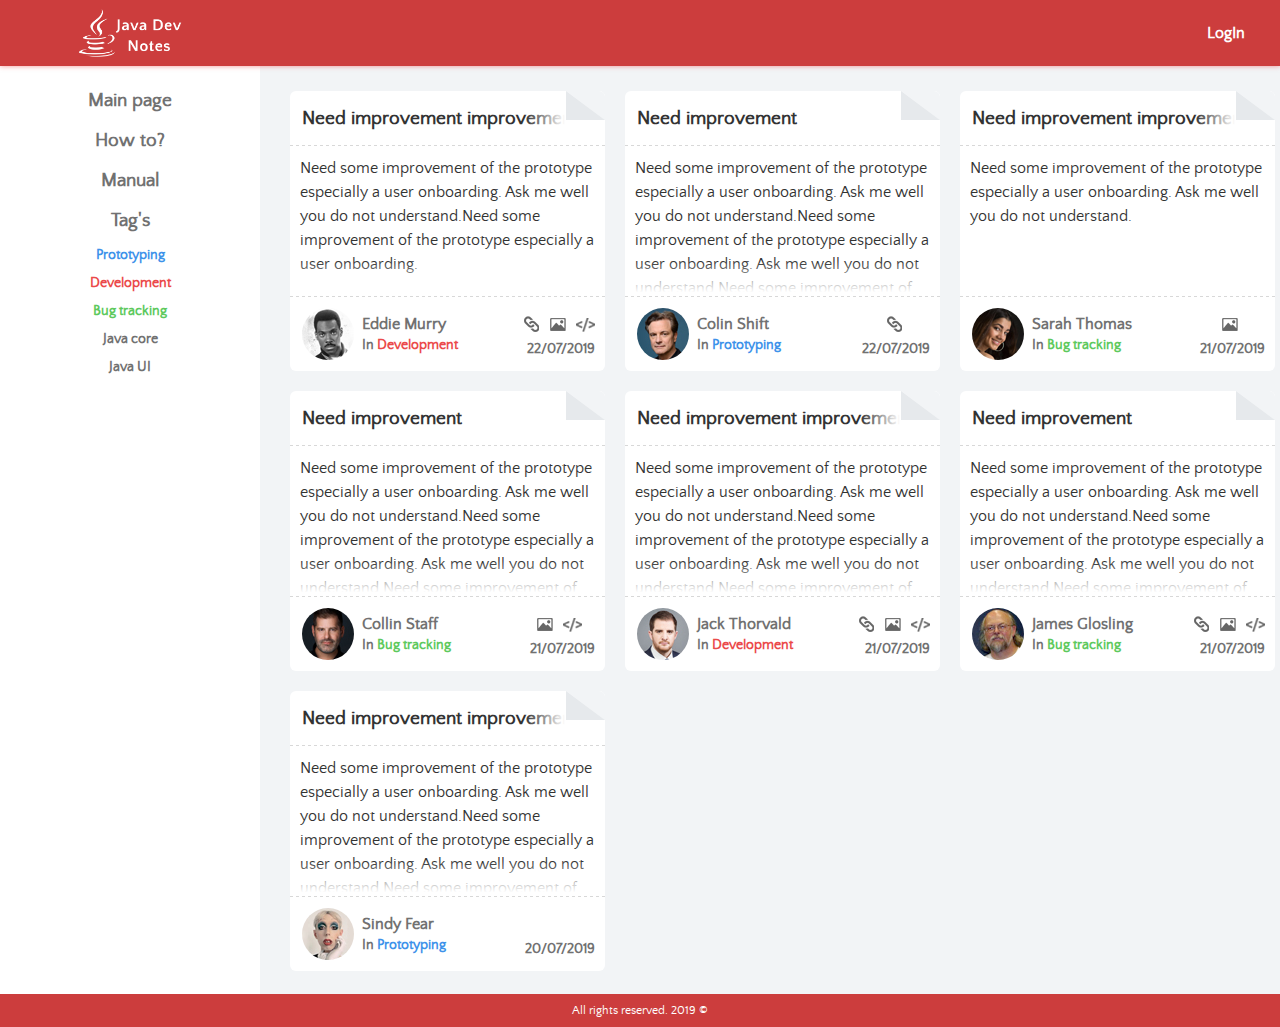
<file: index.html>
<!DOCTYPE html>
<html lang="en">
<head>
	<meta charset="UTF-8">
	<title>Dev notes title</title>
	<link rel="stylesheet" href="style.css">
	<link rel="icon" type="image/png" href="img/icon-144x144.png">
</head>
<body>
	<header>
		<div class="wrapp">
			<a href="" class="mainLogo"></a>
			<a href="" class="logIn">LogIn</a>
			<div class="signed dn">
				<a href="note_create.html" class="makeNote">make a note</a>
				<a href="" class="notifications"></a>
				<a href="" class="sUser">Super Java Man</a>
				<form action="" method="GET" id="searchForm">
					<input type="text" name="search">
					<input type="submit">
				</form>
			</div>
		</div>
	</header>
	<div class="wrapp">
		<main>
			<a href="note_view.html" class="smallNote">
				<div class="noteHeader">Need improvement improvement</div>
				<div class="noteContent">Need some improvement of the prototype especially a user onboarding. Ask me well you do not understand.Need some improvement of the prototype especially a user onboarding.</div>
				<div class="noteInfo">
					<img src="img/u1.jpg" alt="" class="OwnerAvatar">
					<span class="noteOwnerName">Eddie Murry</span>
					<p class="noteSubject">In <span class="tagD">Development</span></p>
					<p class="noteDate">22/07/2019</p>
					<p class="noteContains"><span class="ncLink"></span><span class="ncImg"></span><span class="ncCode"></p>
				</div>
			</a>
			<a href="note_view.html" class="smallNote">
				<div class="noteHeader">Need improvement </div>
				<div class="noteContent">Need some improvement of the prototype especially a user onboarding. Ask me well you do not understand.Need some improvement of the prototype especially a user onboarding. Ask me well you do not understand.Need some improvement of the prototype especially a user onboarding. Ask me well you do not understand.</div>
				<div class="noteInfo">
					<img src="img/u2.jpg" alt="" class="OwnerAvatar">
					<span class="noteOwnerName">Colin Shift</span>
					<p class="noteSubject">In <span class="tagP">Prototyping</span></p>
					<p class="noteDate">22/07/2019</p>
					<p class="noteContains"><span class="ncLink"></span></p>
				</div>
			</a>
			<a href="note_view.html" class="smallNote">
				<div class="noteHeader">Need improvement improvement</div>
				<div class="noteContent">Need some improvement of the prototype especially a user onboarding. Ask me well you do not understand.</div>
				<div class="noteInfo">
					<img src="img/u3.jpg" alt="" class="OwnerAvatar">
					<span class="noteOwnerName">Sarah Thomas</span>
					<p class="noteSubject">In <span class="tagB">Bug tracking</span></p>
					<p class="noteDate">21/07/2019</p>
					<p class="noteContains"><span class="ncImg"></span></p>
				</div>
			</a>
			<a href="note_view.html" class="smallNote">
				<div class="noteHeader">Need improvement </div>
				<div class="noteContent">Need some improvement of the prototype especially a user onboarding. Ask me well you do not understand.Need some improvement of the prototype especially a user onboarding. Ask me well you do not understand.Need some improvement of the prototype especially a user onboarding. Ask me well you do not understand.</div>
				<div class="noteInfo">
					<img src="img/u4.jpg" alt="" class="OwnerAvatar">
					<span class="noteOwnerName">Collin Staff</span>
					<p class="noteSubject">In <span class="tagB">Bug tracking</span></p>
					<p class="noteDate">21/07/2019</p>
					<p class="noteContains"><span class="ncImg"></span><span class="ncCode"></span></p>
				</div>
			</a>
			<a href="note_view.html" class="smallNote">
				<div class="noteHeader">Need improvement improvement</div>
				<div class="noteContent">Need some improvement of the prototype especially a user onboarding. Ask me well you do not understand.Need some improvement of the prototype especially a user onboarding. Ask me well you do not understand.Need some improvement of the prototype especially a user onboarding. Ask me well you do not understand.</div>
				<div class="noteInfo">
					<img src="img/u5.jpg" alt="" class="OwnerAvatar">
					<span class="noteOwnerName">Jack Thorvald</span>
					<p class="noteSubject">In <span class="tagD">Development</span></p>
					<p class="noteDate">21/07/2019</p>
					<p class="noteContains"><span class="ncLink"></span><span class="ncImg"></span><span class="ncCode"></span></p>
				</div>
			</a>
			<a href="note_view.html" class="smallNote">
				<div class="noteHeader">Need improvement </div>
				<div class="noteContent">Need some improvement of the prototype especially a user onboarding. Ask me well you do not understand.Need some improvement of the prototype especially a user onboarding. Ask me well you do not understand.Need some improvement of the prototype especially a user onboarding. Ask me well you do not understand.</div>
				<div class="noteInfo">
					<img src="img/u6.jpg" alt="" class="OwnerAvatar">
					<span class="noteOwnerName">James Glosling</span>
					<p class="noteSubject">In <span class="tagB">Bug tracking</span></p>
					<p class="noteDate">21/07/2019</p>
					<p class="noteContains"><span class="ncLink"></span><span class="ncImg"></span><span class="ncCode"></span></p>
				</div>
			</a>
			<a href="note_view.html" class="smallNote">
				<div class="noteHeader">Need improvement improvement</div>
				<div class="noteContent">Need some improvement of the prototype especially a user onboarding. Ask me well you do not understand.Need some improvement of the prototype especially a user onboarding. Ask me well you do not understand.Need some improvement of the prototype especially a user onboarding. Ask me well you do not understand.</div>
				<div class="noteInfo">
					<img src="img/u7.jpg" alt="" class="OwnerAvatar">
					<span class="noteOwnerName">Sindy Fear</span>
					<p class="noteSubject">In <span class="tagP">Prototyping</span></p>
					<p class="noteDate">20/07/2019</p>
					<p class="noteContains"></p>
				</div>
			</a>
		</main>
		<aside>
			<a href="index.html">Main page</a>
			<a href="">How to?</a>
			<a href="">Manual</a>
			<a href="">Tag's</a>
			<a href="" class="tagP">Prototyping</a>
			<a href="" class="tagD">Development</a>
			<a href="" class="tagB">Bug tracking</a>
			<a href="" class="tag">Java core</a>
			<a href="" class="tag">Java UI</a>
		</aside>
	</div>
	<footer>All rights reserved. 2019 ©</footer>
	<script src="script.js"></script>
</body>
</html>
</file>
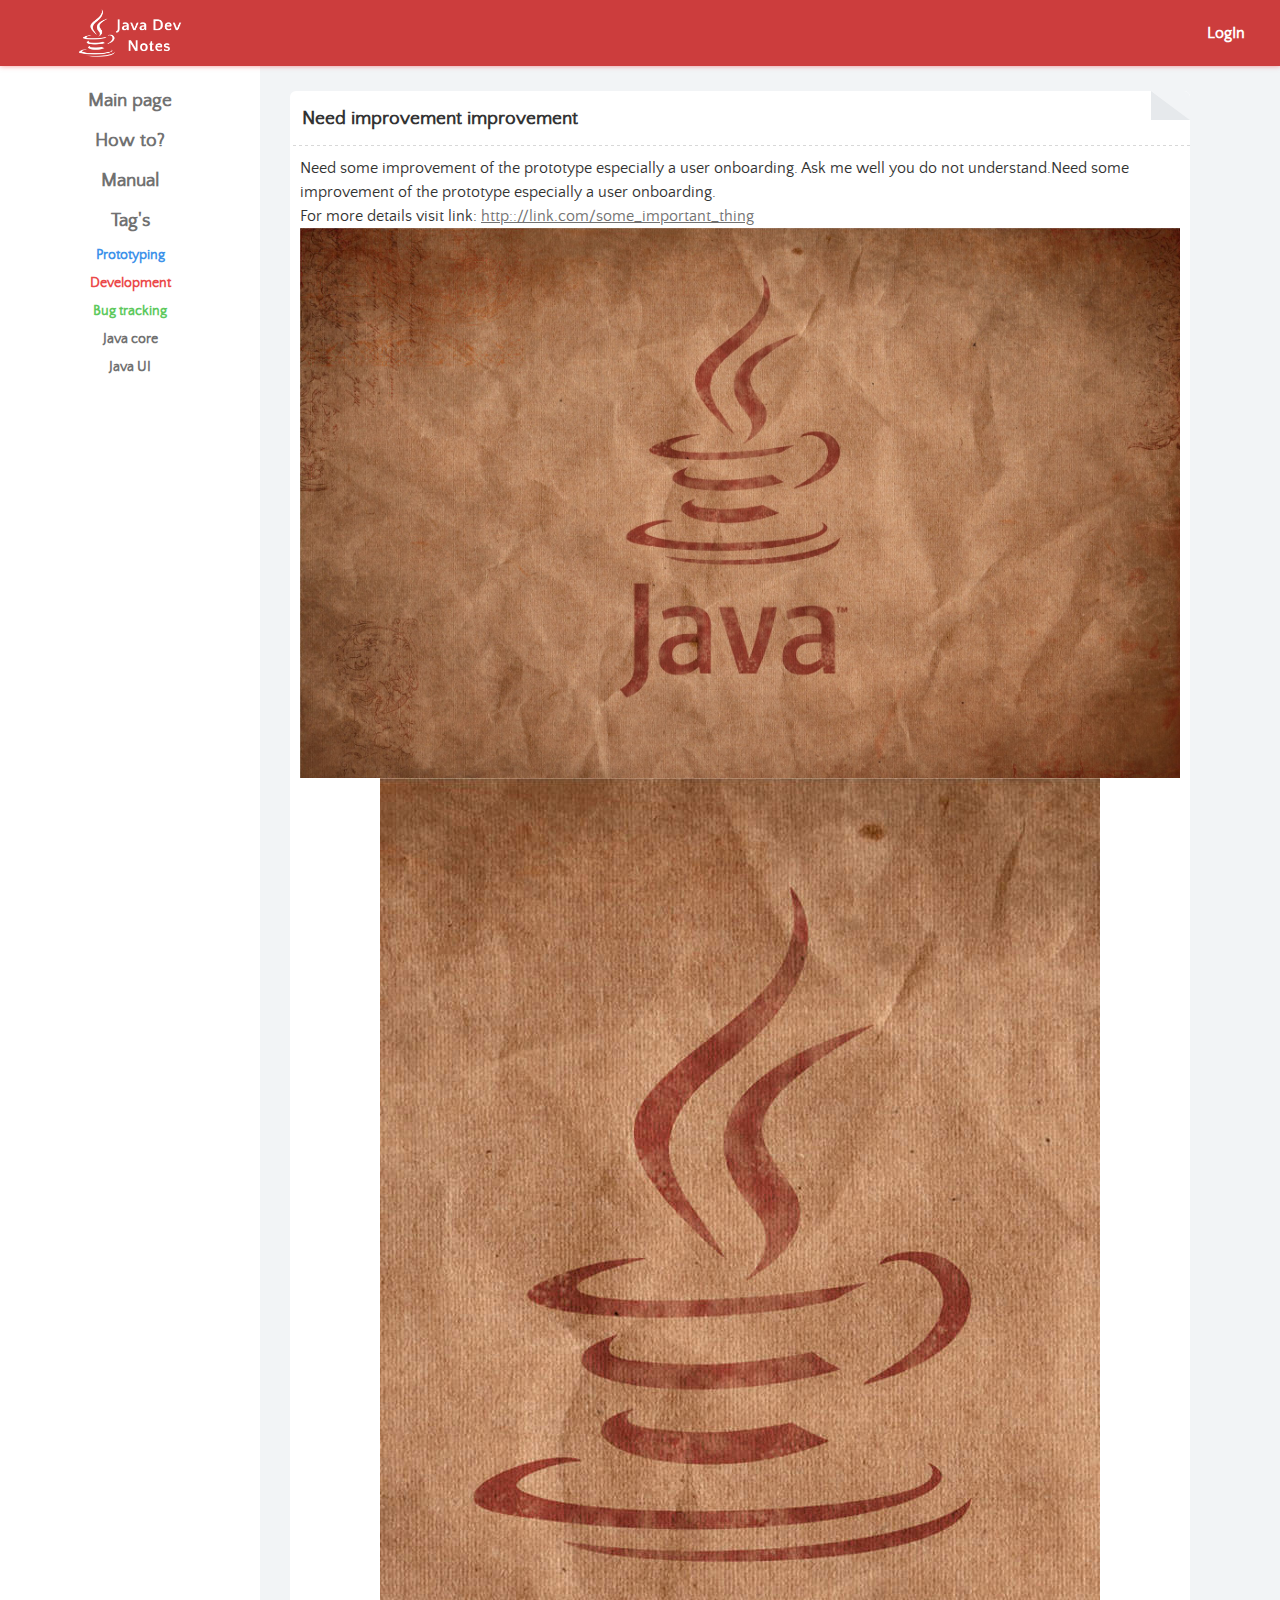
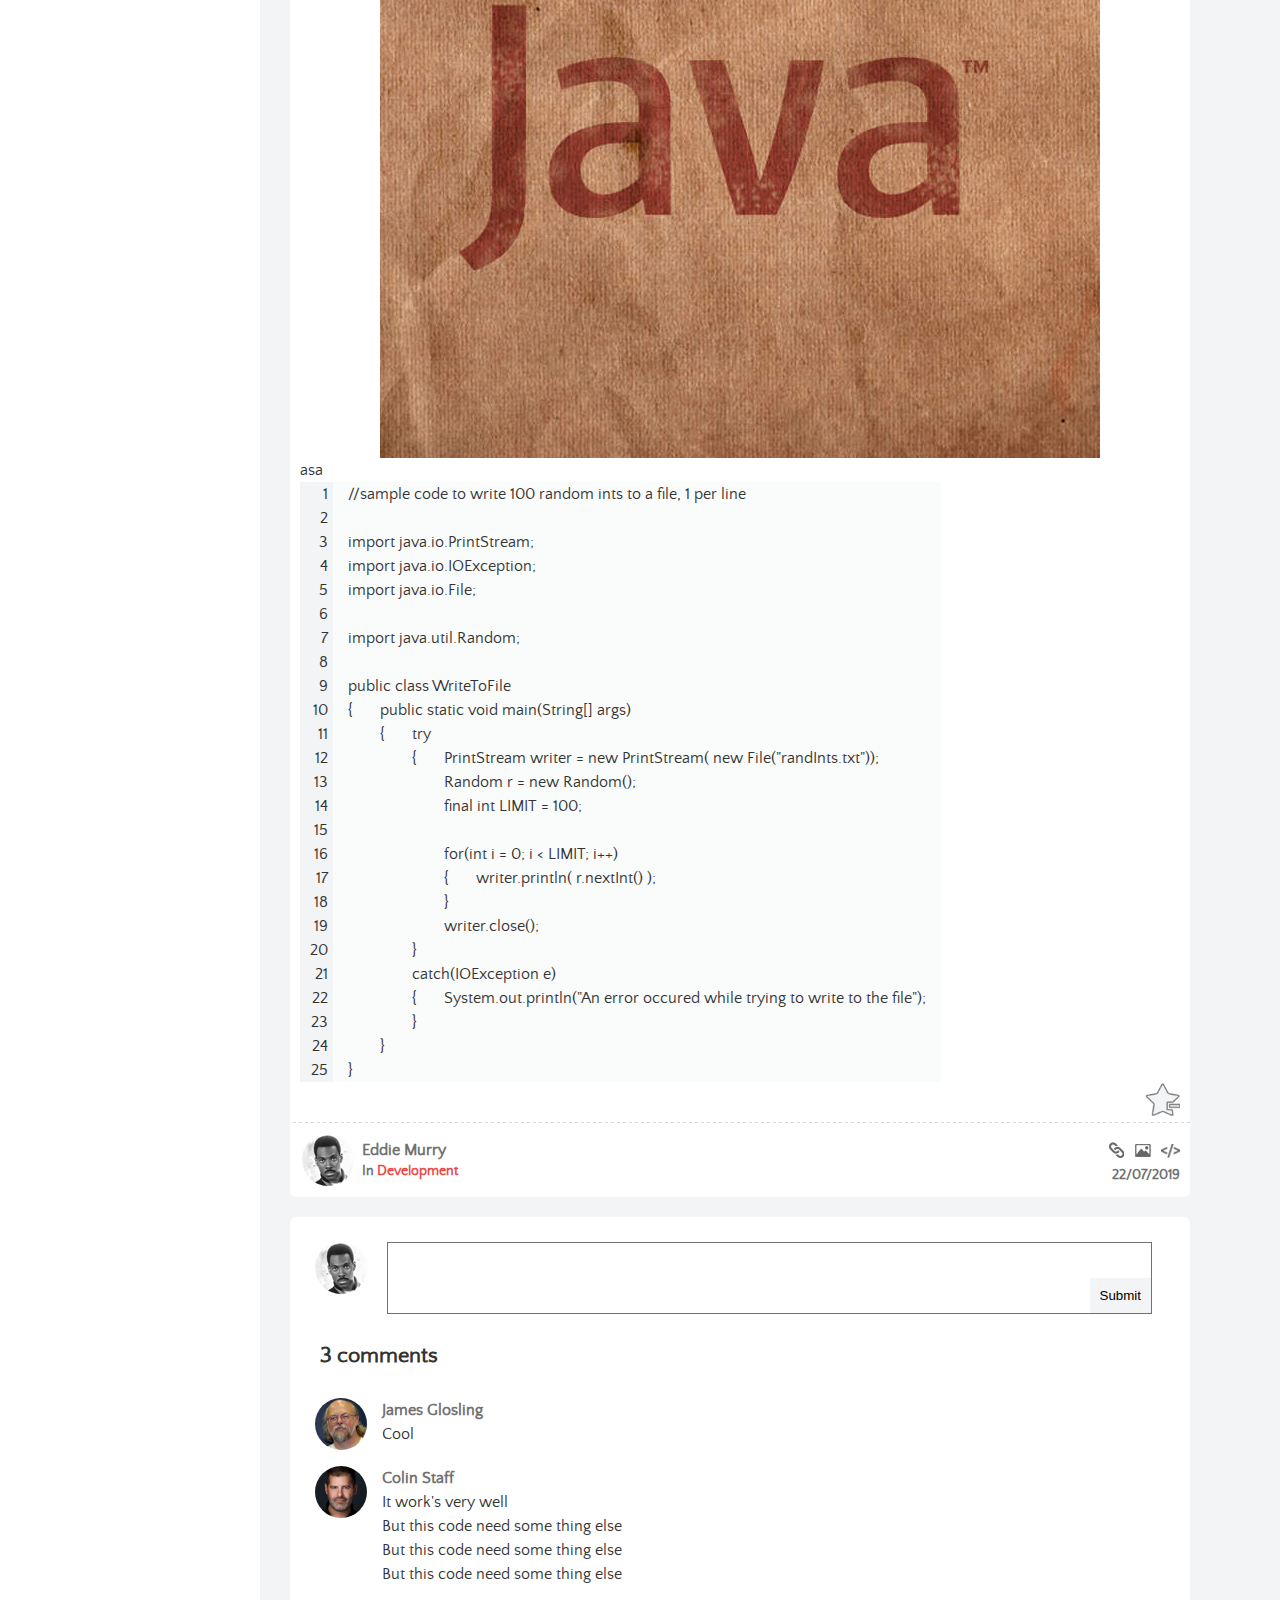
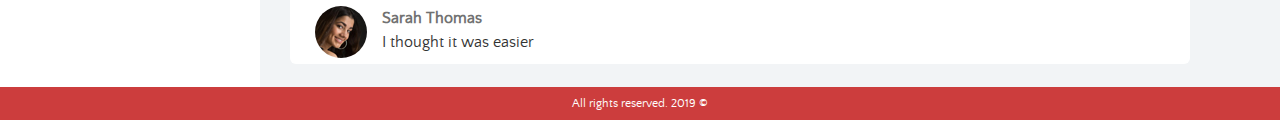
<file: note_view.html>
<!DOCTYPE html>
<html lang="en">
<head>
	<meta charset="UTF-8">
	<title>Dev notes title - view</title>
	<link rel="stylesheet" href="style.css">
	<link rel="icon" type="image/png" href="img/icon-144x144.png">
</head>
<body>
	<header>
		<div class="wrapp">
			<a href="" class="mainLogo"></a>
			<a href="" class="logIn">LogIn</a>
			<div class="signed dn">
				<a href="" class="makeNote">make a note</a>
				<a href="" class="notifications"></a>
				<a href="" class="sUser">Super Java Man</a>
				<form action="" method="GET" id="searchForm">
					<input type="text" name="search">
					<input type="submit">
				</form>
			</div>
		</div>
	</header>
	<div class="wrapp">
		<main>
			<div href="1" class="Note">
				<div class="noteHeader">Need improvement improvement</div>
				<div class="noteContent">Need some improvement of the prototype especially a user onboarding. Ask me well you do not understand.Need some improvement of the prototype especially a user onboarding.
For more details visit link: <a href="">http:://link.com/some_important_thing</a>
<img src="img/test1.jpg" alt=""><img src="img/test2.jpg" alt="">asa
<div class="noteContentCodeWrapp">
	<div class="noteContentCodeCounter">1
2
3
4
5
6
7
8
9
10
11
12
13
14
15
16
17
18
19
20
21
22
23
24
25</div>
	<div class="noteContentCode">//sample code to write 100 random ints to a file, 1 per line

import java.io.PrintStream;
import java.io.IOException;
import java.io.File;

import java.util.Random;

public class WriteToFile
{	public static void main(String[] args)
	{	try
		{	PrintStream writer = new PrintStream( new File("randInts.txt"));
			Random r = new Random();
			final int LIMIT = 100;

			for(int i = 0; i < LIMIT; i++)
			{	writer.println( r.nextInt() );
			}
			writer.close();
		}
		catch(IOException e)
		{	System.out.println("An error occured while trying to write to the file");
		}
	}
}</div>
</div>
<a href="" class="addToFavorite"></a>
</div>
				<div class="noteInfo">
					<img src="img/u1.jpg" alt="" class="OwnerAvatar">
					<span class="noteOwnerName">Eddie Murry</span>
					<p class="noteSubject">In <span class="tagD">Development</span></p>
					<p class="noteDate">22/07/2019</p>
					<p class="noteContains"><span class="ncLink"></span><span class="ncImg"></span><span class="ncCode"></span></p>
				</div>
			</div>
			<div class="noteComments">
				<form action="" pethod="POST" id="writeComment">
					<img src="img/u1.jpg" alt="" class="OwnerAvatar">
					<textarea name="comment"></textarea>
					<input type="submit">
				</form>
				<h2>3 comments</h2>
				<div class="comentWrap">
					<img src="img/u6.jpg" alt="" class="OwnerAvatar">
					<p class="OwnerName">James Glosling</p>
					<p class="comment">Cool</p>
				</div>
				<div class="comentWrap">
					<img src="img/u4.jpg" alt="" class="OwnerAvatar">
					<p class="OwnerName">Colin Staff</p>
					<p class="comment">It work's very well
But this code need some thing else
But this code need some thing else
But this code need some thing else</p>	
					</div>
				<div class="comentWrap">
					<img src="img/u3.jpg" alt="" class="OwnerAvatar">
					<p class="OwnerName">Sarah Thomas</p>
					<p class="comment">I thought it was easier</p>
				</div>
			</div>
		</main>
		<aside>
			<a href="index.html">Main page</a>
			<a href="">How to?</a>
			<a href="">Manual</a>
			<a href="">Tag's</a>
			<a href="" class="tagP">Prototyping</a>
			<a href="" class="tagD">Development</a>
			<a href="" class="tagB">Bug tracking</a>
			<a href="" class="tag">Java core</a>
			<a href="" class="tag">Java UI</a>
		</aside>
	</div>
	<footer>All rights reserved. 2019 ©</footer>
	<script src="script.js"></script>
</body>
</html>
</file>
<file: style.css>
@font-face {font-family: 'dev'; src: url('dev-font.woff') format('woff'); font-weight: normal; font-style: normal;}
*{margin: 0;padding: 0;}
html,body{min-width: 100%; min-height: 100%; height: 100%;}
body{background: #f2f4f6; color: #333; font-family: "dev"; font-size: 16px; position: relative;}
header{background: #cc3d3d; width: 100%; height: 66px; box-shadow: 0px 0 5px 0 rgba(234, 45, 46, 0.5); color: #fff; position: absolute; top: 0; z-index: 2;}
.logIn{line-height: 66px; padding: 0px 65px; color: #fff; float: right; font-weight: bold; text-decoration: none;}
main{padding: 15px 15px 15px 280px; background: transparent; z-index: -2; font-size: 0;}
aside{position: absolute; left: 0; top: 0px; padding: 15px; width: 230px; text-align: center; background: #fff; height: 100%;}
aside>a{font-size: 1.2rem; font-weight: bold; text-align: center; display: inline-block; width: 100%; line-height: 2.5rem; color: #717171; text-decoration: none;}
aside>a:hover{color: #cc3d3d;}
footer{position: relative; width: 100%; background-color: #cc3d3d; color: #fff; padding: 10px 0; text-align: center; font-size: 12px; margin-top: 34px;}
.mainLogo{display: block;width: 260px; height: 66px; font-size: 0; float: left;	background: transparent url(img/javaLogo.png) 50% 50% no-repeat; background-size: 40%;}


@media screen {
	.wrapp{position: relative; margin: 0 auto; width: 1310px; height: auto; min-height: 100%; overflow: hidden;}
	.wrapp:nth-child(2){top: 66px; padding-bottom: 30px;}
}


/*--- Notes ---*/
.smallNote,.Note,.noteComments{display: inline-block; position: relative; margin: 10px; overflow: hidden; background: #fff; border-radius: 6px; font-size: 1rem; line-height: 1.5rem; box-sizing: border-box; text-decoration: none; color: #333;}
.smallNote{width: 315px; height: 280px;}
.Note,.noteComments{width: 900px; height: auto; min-height: 150px;}
.noteHeader{font-size: 1.2rem; width: 100%; height: 55px; background: transparent url(img/hr-dashes.png) 100% 100% repeat-x; padding: 0 12px;  box-sizing: border-box;  font-weight: bold;  line-height: 55px;  overflow: hidden;}
.noteHeader::after{content: ''; background: url(img/note-corner.png) 100% 0% no-repeat, linear-gradient(to left, #fff 50%, transparent); width: 80px; height: 52px; display: block; position: absolute; top: 0; right: 0;}
.noteContent{box-sizing: border-box; padding: 10px 10px 80px 10px; height: auto; overflow: hidden; white-space: pre-wrap;}
.smallNote .noteContent{box-sizing: border-box; padding: 10px; height: 150px; overflow: hidden; white-space: pre-wrap;}
.smallNote .noteContent::after{content: ''; background: linear-gradient(to top, #fff 10%, transparent); width: 315px; height: 35px; display: block; position: absolute; bottom: 75px; right: 0;}
.noteInfo{position: absolute; bottom: 0; width: 100%; height: 75px;padding: 12px; box-sizing: border-box; background: transparent url(img/hr-dashes.png) 100% 0% repeat-x; font-weight: bold; color: #717171; font-size: 14px;}
.OwnerAvatar{display: block; width: 52px; height: 52px; border-radius: 100%; float: left;}
.noteOwnerName{font-size: 1rem; line-height: 1rem; position: absolute; left: 72px; top: 20px;}
.noteSubject{position: absolute; top: 35px; left: 72px;}
.noteDate{position: absolute; bottom: 10px; right: 10px;}
.noteContains{position: absolute; bottom: 27px; right: 0px; width: 82px; text-align: center; font-size: 0;}
.ncLink{display: inline-block; width: 15px; height: 16px; background: url(img/noteContains.png) 0 0 no-repeat; padding: 0 5px;}
.ncImg{display: inline-block; width: 17px; height: 16px; background: url(img/noteContains.png) -27px 0 no-repeat; padding: 0 5px;}
.ncCode{display: inline-block; width: 19px; height: 16px; background: url(img/noteContains.png) -55px 0 no-repeat; padding: 0 5px;}
.noteContent a{color: #717171; font-weight: 400;}
.noteContent a:hover{color: #e73d3d;}
.noteContentCodeWrapp{display: block; background-color: #fff; font-size: 0; white-space: normal;}
.noteContentCodeCounter{display: block; float: left; min-width: 10px; background-color: #f2f4f6; font-size: 1rem; padding: 0 5px 0 10px; text-align: right; white-space: pre-wrap;}
.noteContentCode{display: block; float: left; width: auto; background-color: #f2f4f666; font-size: 1rem; padding: 0 15px; white-space: pre-wrap;}
.noteContent img{max-width: 880px; margin: 0 auto; display: block;}
.addToFavorite{width: 52px; height: 52px; background: url(img/addToFavorite.png) 0 0 no-repeat; display: block; width: 35px; height: 35px; background-size: cover; float: right; clear: both;}
.OwnerName{font-size: 1rem; color: #717171; font-weight: bold;}

/*--- Header ---*/
.signed{display: block; float: right; width: auto; height: 66px;}
.makeNote{display: block; float: left; margin: 12px 20px 0 0; width: auto; height: 43px; line-height: 43px; color: #fff; border-radius: 6px; background-color: #e73d3d; text-decoration: none; font-weight: bold; padding: 0 20px;}
.notifications{display: block; float: left; width: 50px; height: 66px; background: transparent url(img/notifications.png) 50% 50% no-repeat; font-size: 0;}
.sUser{display: block; float: left; min-width: 66px; height: 66px; background: transparent url(img/sUser.png) 10px 50% no-repeat; color: #fff; font-size: 1rem; font-weight: bold; line-height: 66px; text-decoration: none; padding: 0 10px 0 70px;}
#searchForm{width: 340px; height: 66px; float: left; position: relative;}
#searchForm>input[type="text"]{width: 300px; height: 35px; margin: 12px 0 0 5px; padding: 0 50px 0 10px; overflow: hidden; background: transparent; border: 1px solid transparent; border-bottom-color: #ebb1b1; color: #fff; box-sizing: border-box; font-size: 0.75rem; line-height: 35px;}
#searchForm>input[type="submit"]{position: absolute; top: 10px; right: 35px; width: 50px; height: 37px; background: transparent url(img/search.png) 50% 60% no-repeat; border: none; font-size: 0;}
input:focus{outline-color: #fff;}


/*--- Aside ---*/


/*--- Comments ---*/
.noteComments{}
.noteComments>h2{font-size: 1.4rem; padding: 30px 0px 20px 30px; clear: both;}
.comentWrap{padding: 10px;}
.comentWrap>.OwnerAvatar{padding: 0 15px;}
.comment{white-space: pre-wrap; margin-left: 82px;}
#writeComment{position: relative; padding: 25px;}
#writeComment>textarea{float: left; width: 765px; min-width: 765px; max-width: 765px; min-height: 72px; max-height: 72px; white-space: pre-wrap; margin-left: 20px; font-family: "dev"; font-size: 1rem; padding: 10px; box-sizing: border-box; position: relative; border-color: #717171;}
#writeComment>input[type="submit"]{border: none; padding: 10px; background-color: #f2f4f6; position: absolute; top: 61px; right: 39px;}

/*--- Tags ---*/
.tag,.tagP,.tagD,.tagB{font-size: 14px; font-weight: bold; line-height: 28px;}
.tagP{color: #3d92ea;}
.tagD{color: #eb4a4a;}
.tagB{color: #5dc95d;}





/*--- FIX ---*/
.dn{display: none;}
/*-----------*/
</file>
